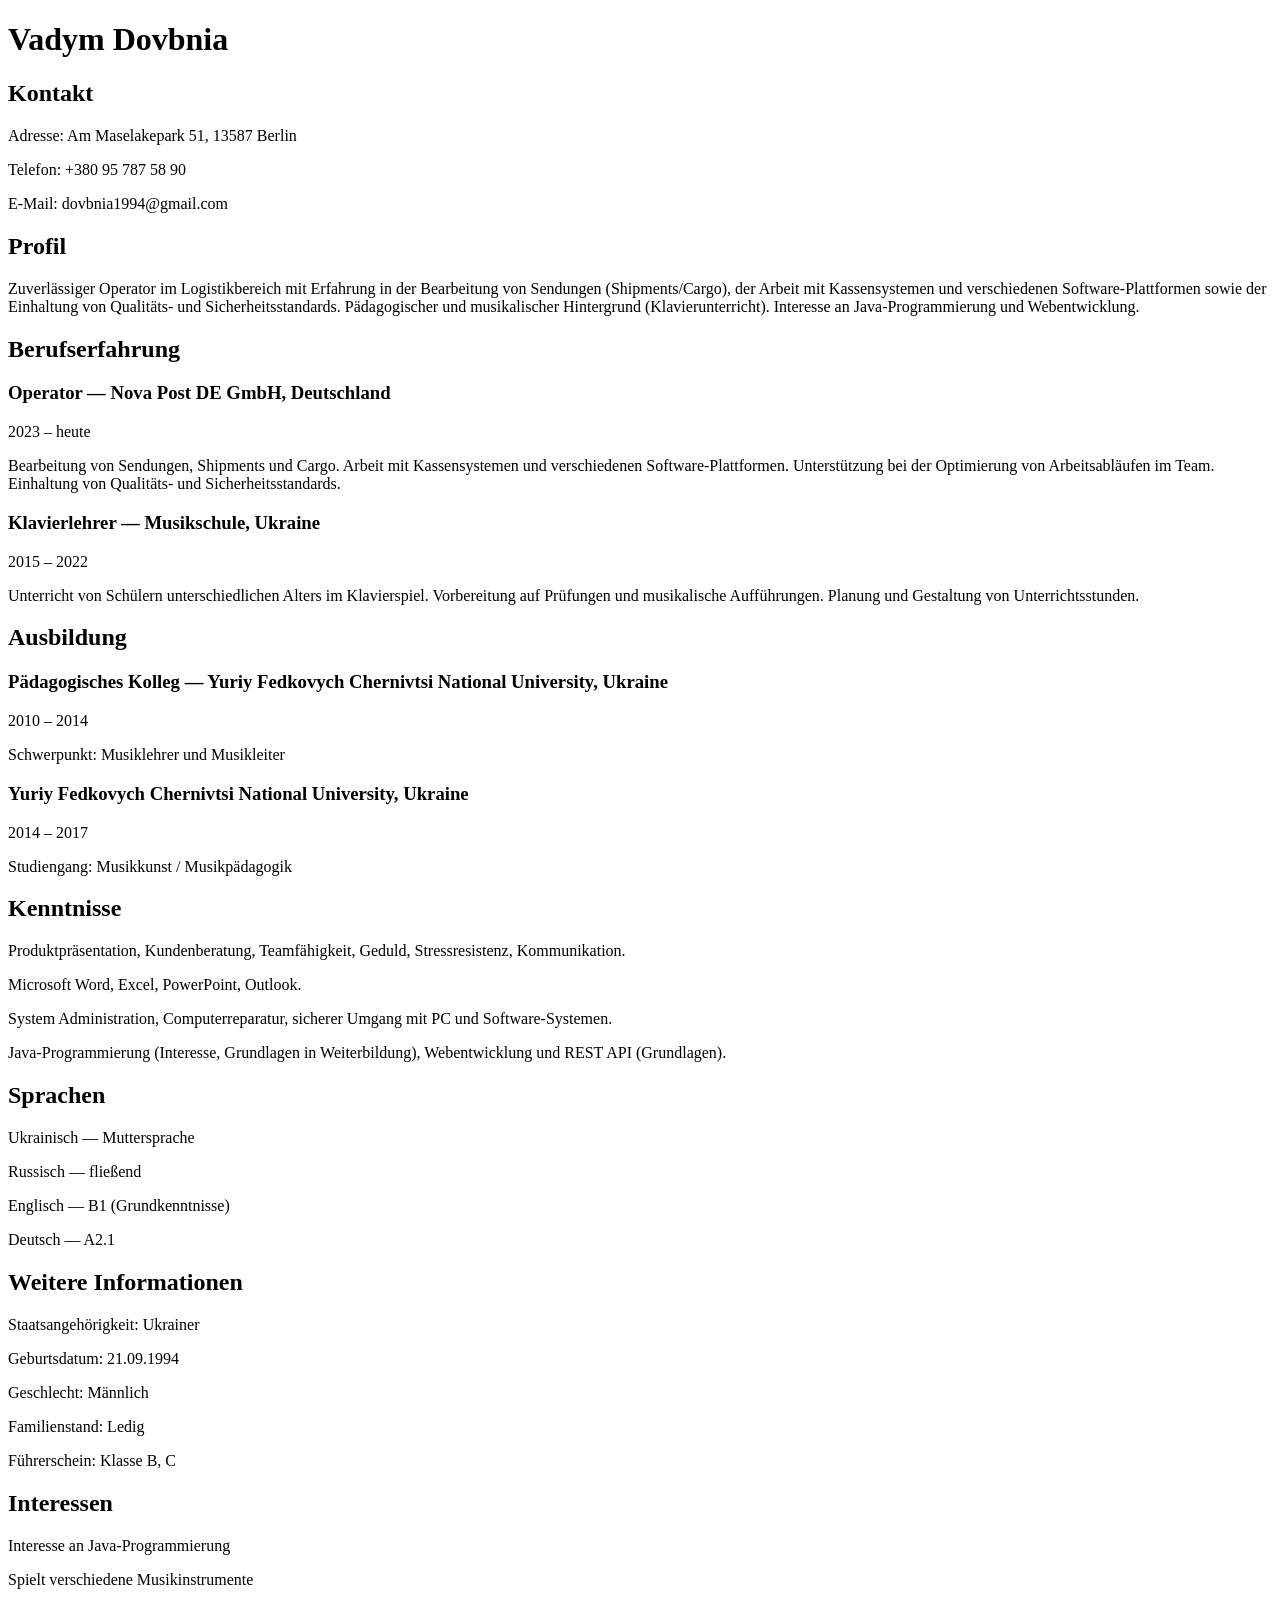
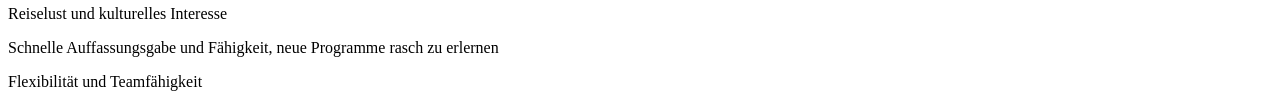
<file: index.html>
<!DOCTYPE html>
<html lang="de">
<head>
    <meta charset="UTF-8" />
    <meta name="viewport" content="width=device-width, initial-scale=1.0" />
    <title>Lebenslauf — Vadym Dovbnia</title>
</head>
<body>
<h1>Vadym Dovbnia</h1>

<h2>Kontakt</h2>
<p>Adresse: Am Maselakepark 51, 13587 Berlin</p>
<p>Telefon: +380 95 787 58 90</p>
<p>E-Mail: dovbnia1994@gmail.com</p>

<h2>Profil</h2>
<p>
    Zuverlässiger Operator im Logistikbereich mit Erfahrung in der Bearbeitung von Sendungen (Shipments/Cargo),
    der Arbeit mit Kassensystemen und verschiedenen Software-Plattformen sowie der Einhaltung von Qualitäts- und Sicherheitsstandards.
    Pädagogischer und musikalischer Hintergrund (Klavierunterricht). Interesse an Java-Programmierung und Webentwicklung.
</p>

<h2>Berufserfahrung</h2>

<h3>Operator — Nova Post DE GmbH, Deutschland</h3>
<p>2023 – heute</p>
<p>
    Bearbeitung von Sendungen, Shipments und Cargo. Arbeit mit Kassensystemen und verschiedenen Software-Plattformen.
    Unterstützung bei der Optimierung von Arbeitsabläufen im Team. Einhaltung von Qualitäts- und Sicherheitsstandards.
</p>

<h3>Klavierlehrer — Musikschule, Ukraine</h3>
<p>2015 – 2022</p>
<p>
    Unterricht von Schülern unterschiedlichen Alters im Klavierspiel.
    Vorbereitung auf Prüfungen und musikalische Aufführungen.
    Planung und Gestaltung von Unterrichtsstunden.
</p>

<h2>Ausbildung</h2>

<h3>Pädagogisches Kolleg — Yuriy Fedkovych Chernivtsi National University, Ukraine</h3>
<p>2010 – 2014</p>
<p>Schwerpunkt: Musiklehrer und Musikleiter</p>

<h3>Yuriy Fedkovych Chernivtsi National University, Ukraine</h3>
<p>2014 – 2017</p>
<p>Studiengang: Musikkunst / Musikpädagogik</p>

<h2>Kenntnisse</h2>
<p>Produktpräsentation, Kundenberatung, Teamfähigkeit, Geduld, Stressresistenz, Kommunikation.</p>
<p>Microsoft Word, Excel, PowerPoint, Outlook.</p>
<p>System Administration, Computerreparatur, sicherer Umgang mit PC und Software-Systemen.</p>
<p>Java-Programmierung (Interesse, Grundlagen in Weiterbildung), Webentwicklung und REST API (Grundlagen).</p>

<h2>Sprachen</h2>
<p>Ukrainisch — Muttersprache</p>
<p>Russisch — fließend</p>
<p>Englisch — B1 (Grundkenntnisse)</p>
<p>Deutsch — A2.1</p>

<h2>Weitere Informationen</h2>
<p>Staatsangehörigkeit: Ukrainer</p>
<p>Geburtsdatum: 21.09.1994</p>
<p>Geschlecht: Männlich</p>
<p>Familienstand: Ledig</p>
<p>Führerschein: Klasse B, C</p>

<h2>Interessen</h2>
<p>Interesse an Java-Programmierung</p>
<p>Spielt verschiedene Musikinstrumente</p>
<p>Reiselust und kulturelles Interesse</p>
<p>Schnelle Auffassungsgabe und Fähigkeit, neue Programme rasch zu erlernen</p>
<p>Flexibilität und Teamfähigkeit</p>
</body>
</html>
</file>
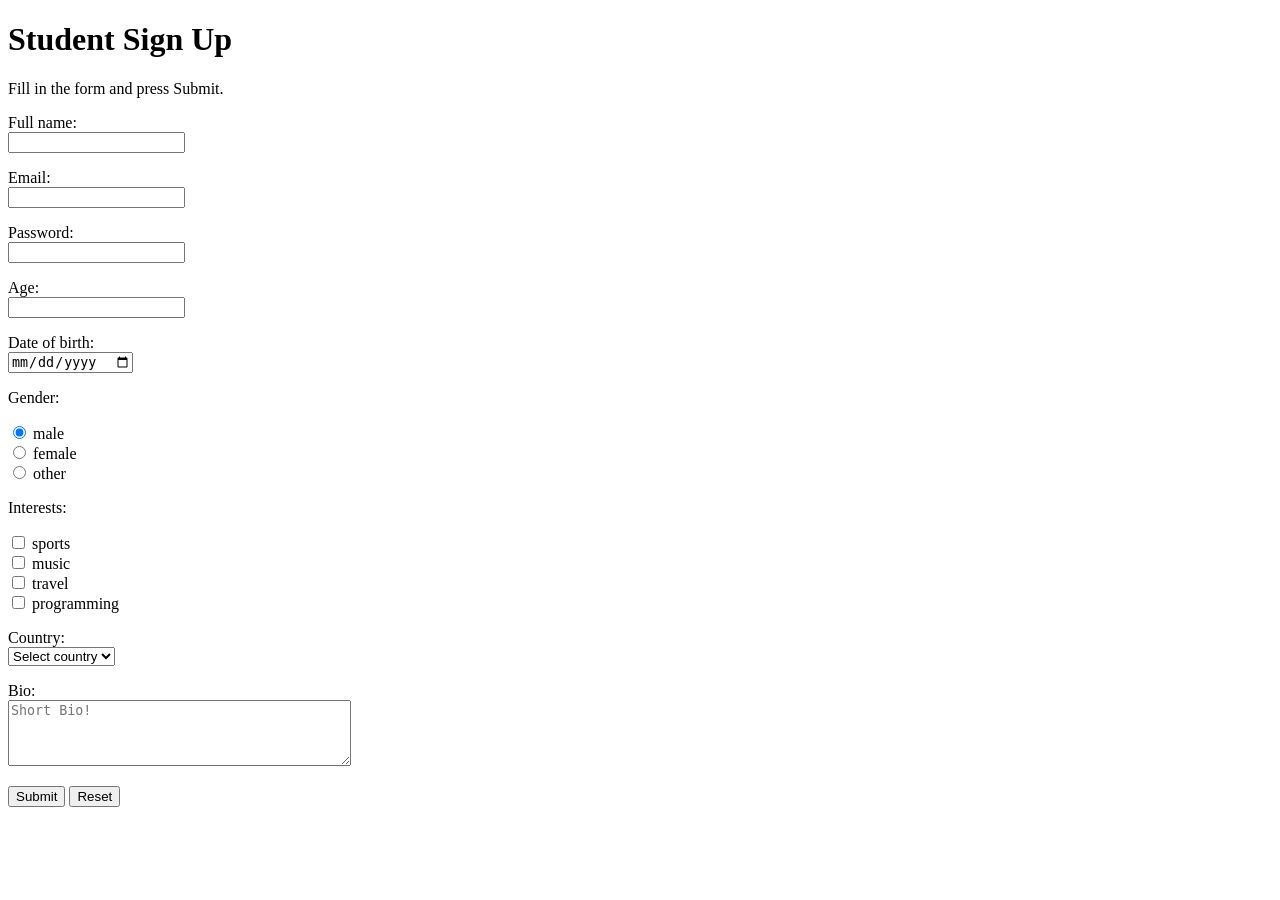
<file: 84(2)-HTML/index.html>
<!DOCTYPE html>
<html lang="en">
<head>
    <meta charset="UTF-8" />
    <meta name="viewport" content="width=device-width, initial-scale=1.0" />
    <title>Student Sign Up</title>
</head>
<body>
<h1>Student Sign Up</h1>
<p>Fill in the form and press Submit.</p>

<form action="http://localhost:8080/students/sign-up" method="post" target="_blank">
    <p>
        <label for="fullName">Full name:</label><br />
        <input id="fullName" name="fullName" type="text" required />
    </p>

    <p>
        <label for="email">Email:</label><br />
        <input id="email" name="email" type="email" required />
    </p>

    <p>
        <label for="password">Password:</label><br />
        <input id="password" name="password" type="password" required />
    </p>

    <p>
        <label for="age">Age:</label><br />
        <input id="age" name="age" type="number" min="0" required />
    </p>

    <p>
        <label for="dob">Date of birth:</label><br />
        <input id="dob" name="dob" type="date" required />
    </p>

    <p>Gender:</p>
    <p>
        <input id="genderMale" name="gender" type="radio" value="male" checked />
        <label for="genderMale">male</label><br />

        <input id="genderFemale" name="gender" type="radio" value="female" />
        <label for="genderFemale">female</label><br />

        <input id="genderOther" name="gender" type="radio" value="other" />
        <label for="genderOther">other</label>
    </p>

    <p>Interests:</p>
    <p>
        <input id="interestSports" name="interests" type="checkbox" value="sports" />
        <label for="interestSports">sports</label><br />

        <input id="interestMusic" name="interests" type="checkbox" value="music" />
        <label for="interestMusic">music</label><br />

        <input id="interestTravel" name="interests" type="checkbox" value="travel" />
        <label for="interestTravel">travel</label><br />

        <input id="interestProgramming" name="interests" type="checkbox" value="programming" />
        <label for="interestProgramming">programming</label>
    </p>

    <p>
        <label for="sountry">Country:</label><br />
        <select id="country" name="country" required>
            <option value="" selected disabled>Select country</option>
            <option value="Germany">germany</option>
            <option value="Ukraine">ukraine</option>
            <option value="Poland">poland</option>
            <option value="Canada">canada</option>
            <option value="USA">usa</option>
        </select>
    </p>

    <p>
        <label for="bio">Bio:</label><br />
        <textarea id="bio" name="bio" rows="4" cols="40" placeholder="Short Bio!"></textarea>
    </p>

    <input name="userId" type="hidden" value="12345" />

    <p>
        <button type="submit">Submit</button>
        <button type="reset">Reset</button>
    </p>
</form>
</body>
</html>
</file>
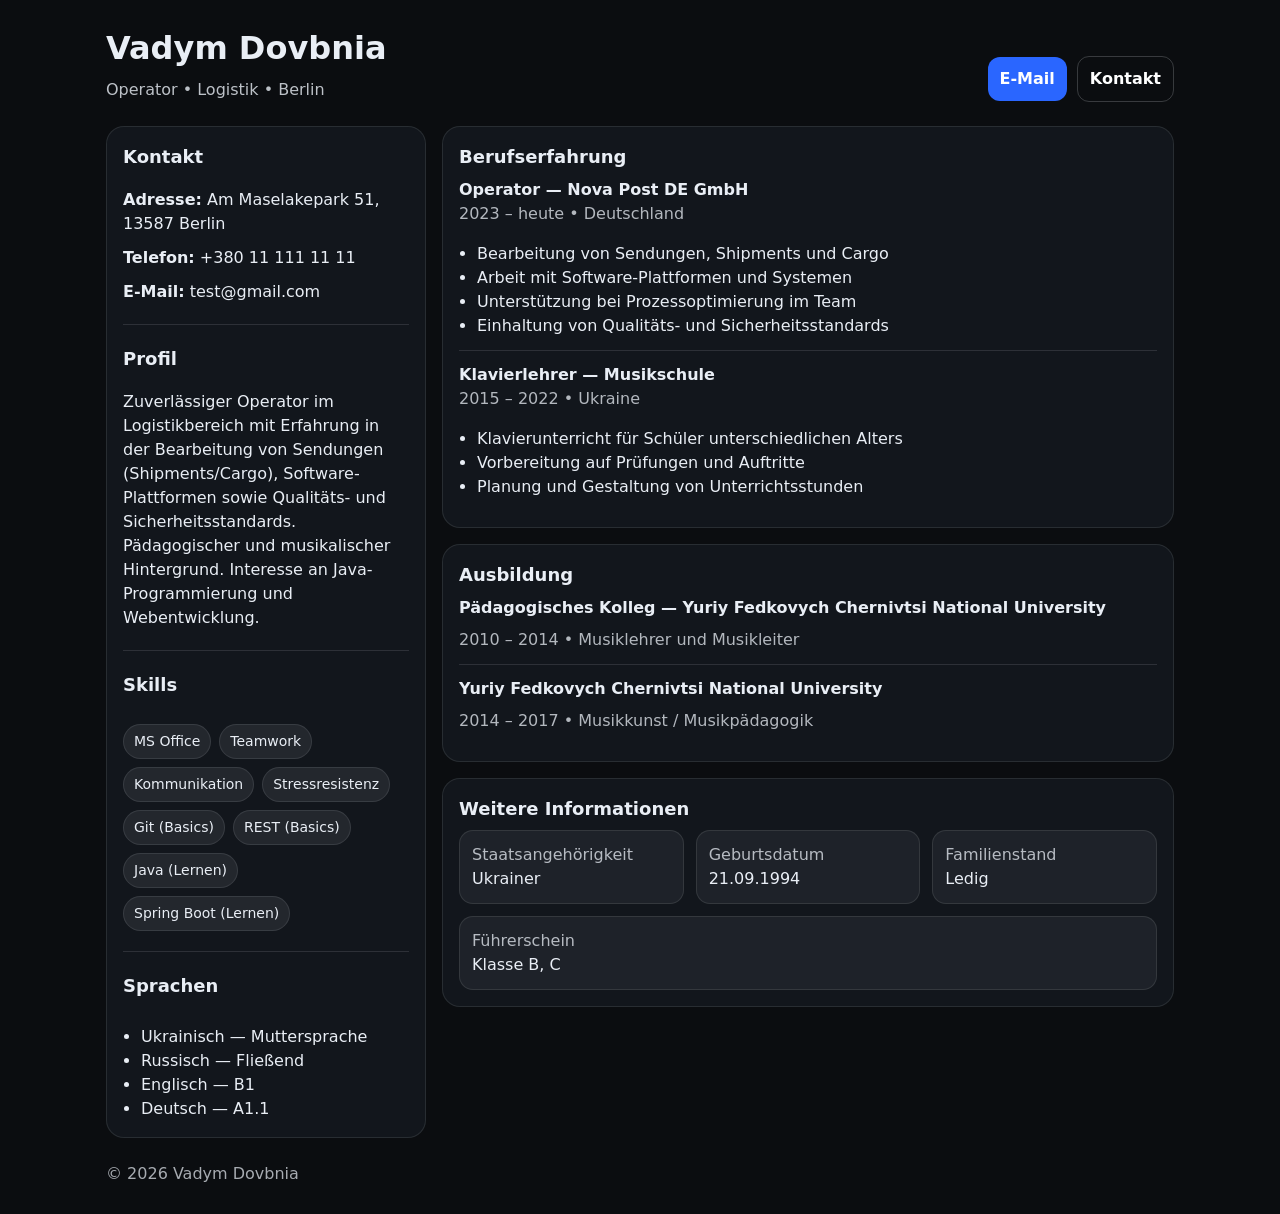
<file: 94/index.html>
<!DOCTYPE html>
<html lang="de">
<head>
    <meta charset="UTF-8" />
    <meta name="viewport" content="width=device-width, initial-scale=1.0" />
    <link rel="icon" href="favicon.ico" type="image/x-icon" />
    <link rel="stylesheet" href="style.css" />
    <title>Lebenslauf — Vadym Dovbnia</title>
</head>
<body>
<header class="top">
    <div class="top__left">
        <h1 class="name">Vadym Dovbnia</h1>
        <p class="role">Operator • Logistik • Berlin</p>
    </div>

    <div class="top__right">
        <a class="btn" href="mailto:test@gmail.com">E-Mail</a>
        <a class="btn btn--ghost" href="#kontakt">Kontakt</a>
    </div>
</header>

<main class="layout">
    <aside class="card sidebar" id="kontakt">
        <h2>Kontakt</h2>
        <p><strong>Adresse:</strong> Am Maselakepark 51, 13587 Berlin</p>
        <p><strong>Telefon:</strong> +380 11 111 11 11</p>
        <p><strong>E-Mail:</strong> test@gmail.com</p>

        <div class="divider"></div>

        <h2>Profil</h2>
        <p>
            Zuverlässiger Operator im Logistikbereich mit Erfahrung in der Bearbeitung von Sendungen (Shipments/Cargo),
            Software-Plattformen sowie Qualitäts- und Sicherheitsstandards. Pädagogischer und musikalischer Hintergrund.
            Interesse an Java-Programmierung und Webentwicklung.
        </p>

        <div class="divider"></div>

        <h2>Skills</h2>
        <ul class="tags">
            <li>MS Office</li>
            <li>Teamwork</li>
            <li>Kommunikation</li>
            <li>Stressresistenz</li>
            <li>Git (Basics)</li>
            <li>REST (Basics)</li>
            <li>Java (Lernen)</li>
            <li>Spring Boot (Lernen)</li>
        </ul>

        <div class="divider"></div>

        <h2>Sprachen</h2>
        <ul class="list">
            <li>Ukrainisch — Muttersprache</li>
            <li>Russisch — Fließend</li>
            <li>Englisch — B1</li>
            <li>Deutsch — A1.1</li>
        </ul>
    </aside>

    <section class="content">
        <article class="card">
            <h2>Berufserfahrung</h2>

            <div class="item">
                <div class="item__meta">
                    <p class="item__title">Operator — Nova Post DE GmbH</p>
                    <p class="muted">2023 – heute • Deutschland</p>
                </div>
                <ul class="list">
                    <li>Bearbeitung von Sendungen, Shipments und Cargo</li>
                    <li>Arbeit mit Software-Plattformen und Systemen</li>
                    <li>Unterstützung bei Prozessoptimierung im Team</li>
                    <li>Einhaltung von Qualitäts- und Sicherheitsstandards</li>
                </ul>
            </div>

            <div class="item">
                <div class="item__meta">
                    <p class="item__title">Klavierlehrer — Musikschule</p>
                    <p class="muted">2015 – 2022 • Ukraine</p>
                </div>
                <ul class="list">
                    <li>Klavierunterricht für Schüler unterschiedlichen Alters</li>
                    <li>Vorbereitung auf Prüfungen und Auftritte</li>
                    <li>Planung und Gestaltung von Unterrichtsstunden</li>
                </ul>
            </div>
        </article>

        <article class="card">
            <h2>Ausbildung</h2>
            <div class="item">
                <p class="item__title">Pädagogisches Kolleg — Yuriy Fedkovych Chernivtsi National University</p>
                <p class="muted">2010 – 2014 • Musiklehrer und Musikleiter</p>
            </div>
            <div class="item">
                <p class="item__title">Yuriy Fedkovych Chernivtsi National University</p>
                <p class="muted">2014 – 2017 • Musikkunst / Musikpädagogik</p>
            </div>
        </article>

        <article class="card">
            <h2>Weitere Informationen</h2>
            <div class="grid">
                <div class="grid__cell">
                    <p class="muted">Staatsangehörigkeit</p>
                    <p>Ukrainer</p>
                </div>
                <div class="grid__cell">
                    <p class="muted">Geburtsdatum</p>
                    <p>21.09.1994</p>
                </div>
                <div class="grid__cell">
                    <p class="muted">Familienstand</p>
                    <p>Ledig</p>
                </div>
                <div class="grid__cell">
                    <p class="muted">Führerschein</p>
                    <p>Klasse B, C</p>
                </div>
            </div>
        </article>
    </section>
</main>

<footer class="footer">
    <p>© 2026 Vadym Dovbnia</p>
</footer>
</body>
</html>
</file>
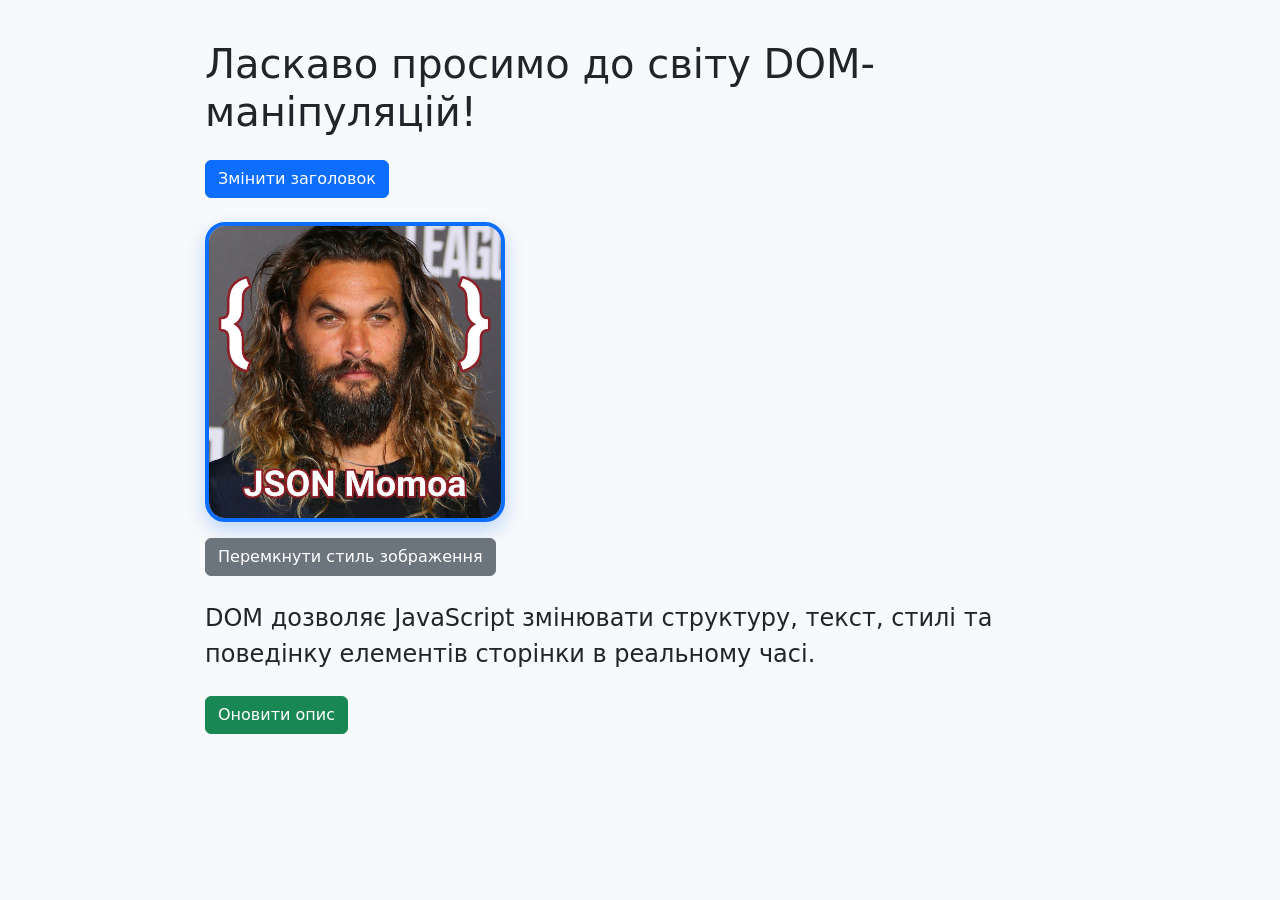
<file: 94js/index.html>
<!DOCTYPE html>
<html lang="uk">
<head>
    <meta charset="UTF-8" />
    <meta name="viewport" content="width=device-width, initial-scale=1.0" />
    <title>DOM Manipulation Homework</title>

    <link
            href="https://cdn.jsdelivr.net/npm/bootstrap@5.3.3/dist/css/bootstrap.min.css"
            rel="stylesheet"
    />

    <style>
        .page-container {
            max-width: 900px;
            margin: 40px auto;
            padding: 0 15px;
        }

        .custom-image {
            width: min(300px, 100%);
            aspect-ratio: 1 / 1;
            object-fit: cover;
            display: block;
            transition: all 0.3s ease;
        }

        .image-rounded {
            border-radius: 20px;
            border: 4px solid #0d6efd;
            box-shadow: 0 8px 20px rgba(13, 110, 253, 0.25);
        }

        .image-circle {
            border-radius: 50%;
            border: 4px solid #6c757d;
            box-shadow: 0 8px 20px rgba(108, 117, 125, 0.25);
            transform: scale(0.95);
        }

        @media (max-width: 576px) {
            #mainTitle {
                font-size: 2rem;
            }

            #descriptionText {
                font-size: 1.1rem !important;
            }

            .custom-image {
                width: min(220px, 100%);
            }
        }
    </style>
</head>
<body class="bg-light">
<div class="container page-container">
    <h1 id="mainTitle" class="mb-4">Ласкаво просимо до світу DOM-маніпуляцій!</h1>

    <button id="changeTitleBtn" class="btn btn-primary mb-4">
        Змінити заголовок
    </button>

    <div class="mb-3">
        <img
                id="mainImage"
                class="custom-image image-rounded"
                src="dom-image.jpg"
                alt="Зображення для демонстрації DOM-маніпуляцій"
        />
    </div>

    <button id="toggleImageStyleBtn" class="btn btn-secondary mb-4">
        Перемкнути стиль зображення
    </button>

    <p id="descriptionText" class="fs-4 mb-4">
        DOM дозволяє JavaScript змінювати структуру, текст, стилі та поведінку елементів сторінки в реальному часі.
    </p>

    <button id="updateDescriptionBtn" class="btn btn-success">
        Оновити опис
    </button>
</div>

<script>
    const mainTitle = document.getElementById("mainTitle");
    const changeTitleBtn = document.getElementById("changeTitleBtn");

    const mainImage = document.getElementById("mainImage");
    const toggleImageStyleBtn = document.getElementById("toggleImageStyleBtn");

    const descriptionText = document.getElementById("descriptionText");
    const updateDescriptionBtn = document.getElementById("updateDescriptionBtn");

    const originalTitle = "Ласкаво просимо до світу DOM-маніпуляцій!";
    const newTitle = "JavaScript робить сторінку інтерактивною через DOM!";

    const originalDescription =
        "DOM дозволяє JavaScript змінювати структуру, текст, стилі та поведінку елементів сторінки в реальному часі.";

    const newDescription =
        "За допомогою DOM можна знаходити елементи HTML, змінювати їхній текст, стилі, атрибути та створювати інтерактивну взаємодію з користувачем.";

    let isRounded = true;

    changeTitleBtn.addEventListener("click", function () {
        if (mainTitle.textContent === originalTitle) {
            mainTitle.textContent = newTitle;
        } else {
            mainTitle.textContent = originalTitle;
        }
    });

    toggleImageStyleBtn.addEventListener("click", function () {
        if (isRounded) {
            mainImage.classList.remove("image-rounded");
            mainImage.classList.add("image-circle");
        } else {
            mainImage.classList.remove("image-circle");
            mainImage.classList.add("image-rounded");
        }

        isRounded = !isRounded;
    });

    updateDescriptionBtn.addEventListener("click", function () {
        if (descriptionText.textContent === originalDescription) {
            descriptionText.textContent = newDescription;
        } else {
            descriptionText.textContent = originalDescription;
        }
    });
</script>
</body>
</html>
</file>
<file: 94/style.css>
* { box-sizing: border-box; }

body {
    margin: 0;
    font-family: system-ui, -apple-system, Segoe UI, Roboto, Arial, sans-serif;
    line-height: 1.5;
    background: #0b0d10;
    color: #e9eef5;
}

a { color: inherit; text-decoration: none; }

.top {
    display: flex;
    justify-content: space-between;
    align-items: flex-end;
    gap: 16px;
    padding: 24px 16px;
    max-width: 1100px;
    margin: 0 auto;
}

.name { margin: 0; font-size: 32px; }
.role { margin: 6px 0 0; opacity: 0.8; }

.top__right {
    display: flex;
    gap: 10px;
    flex-wrap: wrap;
    align-items: center;
}

.btn {
    display: inline-block;
    padding: 10px 12px;
    border-radius: 12px;
    background: #2a66ff;
    color: #fff;
    font-weight: 600;
}

.btn--ghost {
    background: transparent;
    border: 1px solid rgba(233, 238, 245, 0.2);
}

.layout {
    max-width: 1100px;
    margin: 0 auto;
    padding: 0 16px 24px;
    display: flex;
    gap: 16px;
    align-items: flex-start;
}

.card {
    background: #12161c;
    border: 1px solid rgba(233, 238, 245, 0.10);
    border-radius: 18px;
    padding: 16px;
}

.sidebar {
    flex: 0 0 320px;
    display: flex;
    flex-direction: column;
    gap: 10px;
}

.content {
    flex: 1;
    display: flex;
    flex-direction: column;
    gap: 16px;
}

h2 { margin: 0 0 8px; font-size: 18px; }
p { margin: 0; }
strong { font-weight: 700; }

.divider {
    height: 1px;
    background: rgba(233, 238, 245, 0.12);
    margin: 10px 0;
}

.muted { opacity: 0.75; }

.list {
    margin: 8px 0 0;
    padding-left: 18px;
}

.item {
    display: flex;
    flex-direction: column;
    gap: 8px;
    padding: 12px 0;
    border-top: 1px solid rgba(233, 238, 245, 0.12);
}

.item:first-of-type { border-top: none; padding-top: 0; }

.item__title {
    font-weight: 700;
    margin: 0;
}

.tags {
    list-style: none;
    padding: 0;
    margin: 8px 0 0;
    display: flex;
    flex-wrap: wrap;
    gap: 8px;
}

.tags li {
    padding: 6px 10px;
    border-radius: 999px;
    background: rgba(233, 238, 245, 0.08);
    border: 1px solid rgba(233, 238, 245, 0.10);
    font-size: 14px;
}

.grid {
    display: flex;
    flex-wrap: wrap;
    gap: 12px;
}

.grid__cell {
    flex: 1 1 220px;
    background: rgba(233, 238, 245, 0.06);
    border: 1px solid rgba(233, 238, 245, 0.10);
    border-radius: 14px;
    padding: 12px;
}

.footer {
    max-width: 1100px;
    margin: 0 auto;
    padding: 0 16px 28px;
    opacity: 0.7;
}

@media (max-width: 900px) {
    .top { align-items: flex-start; }
    .name { font-size: 28px; }
    .sidebar { flex-basis: 280px; }
}

@media (max-width: 720px) {
    .layout {
        flex-direction: column;
    }

    .sidebar {
        flex: 1 1 auto;
    }

    .top {
        flex-direction: column;
        align-items: flex-start;
    }
}
</file>
